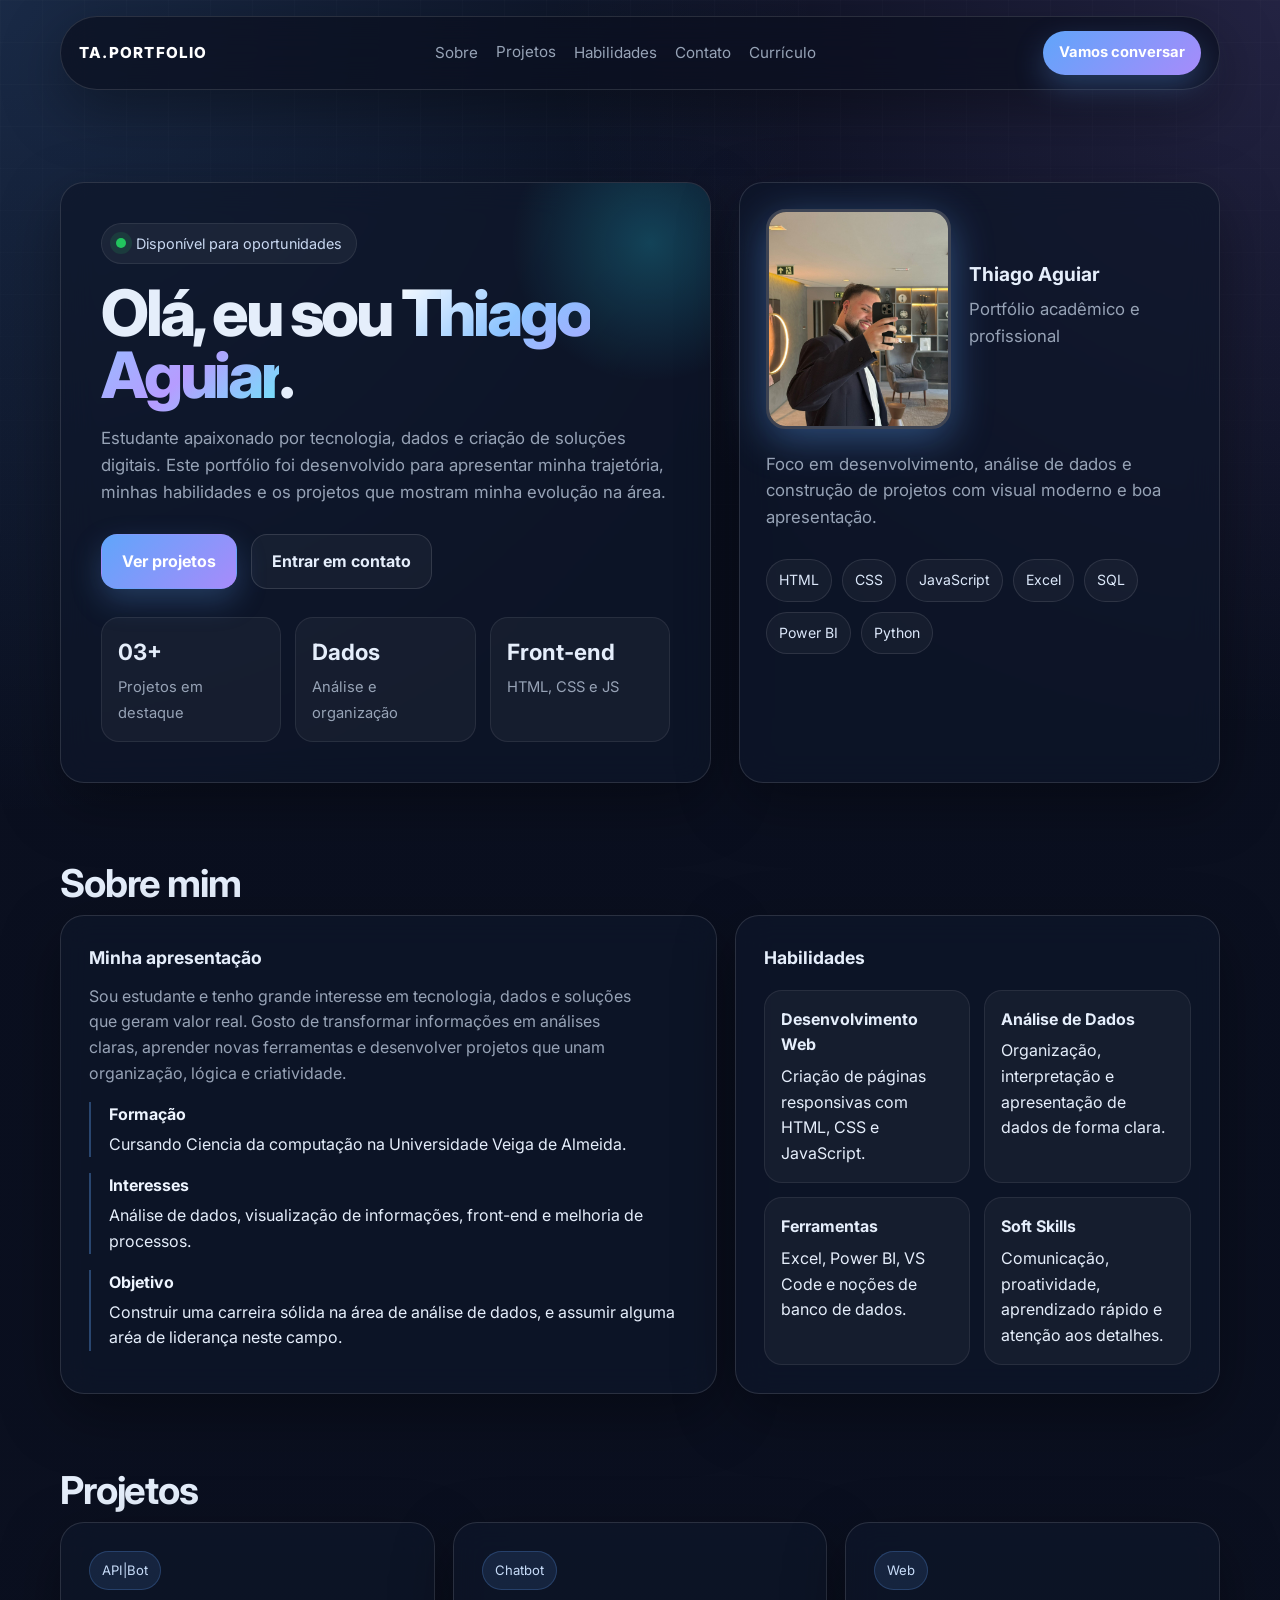
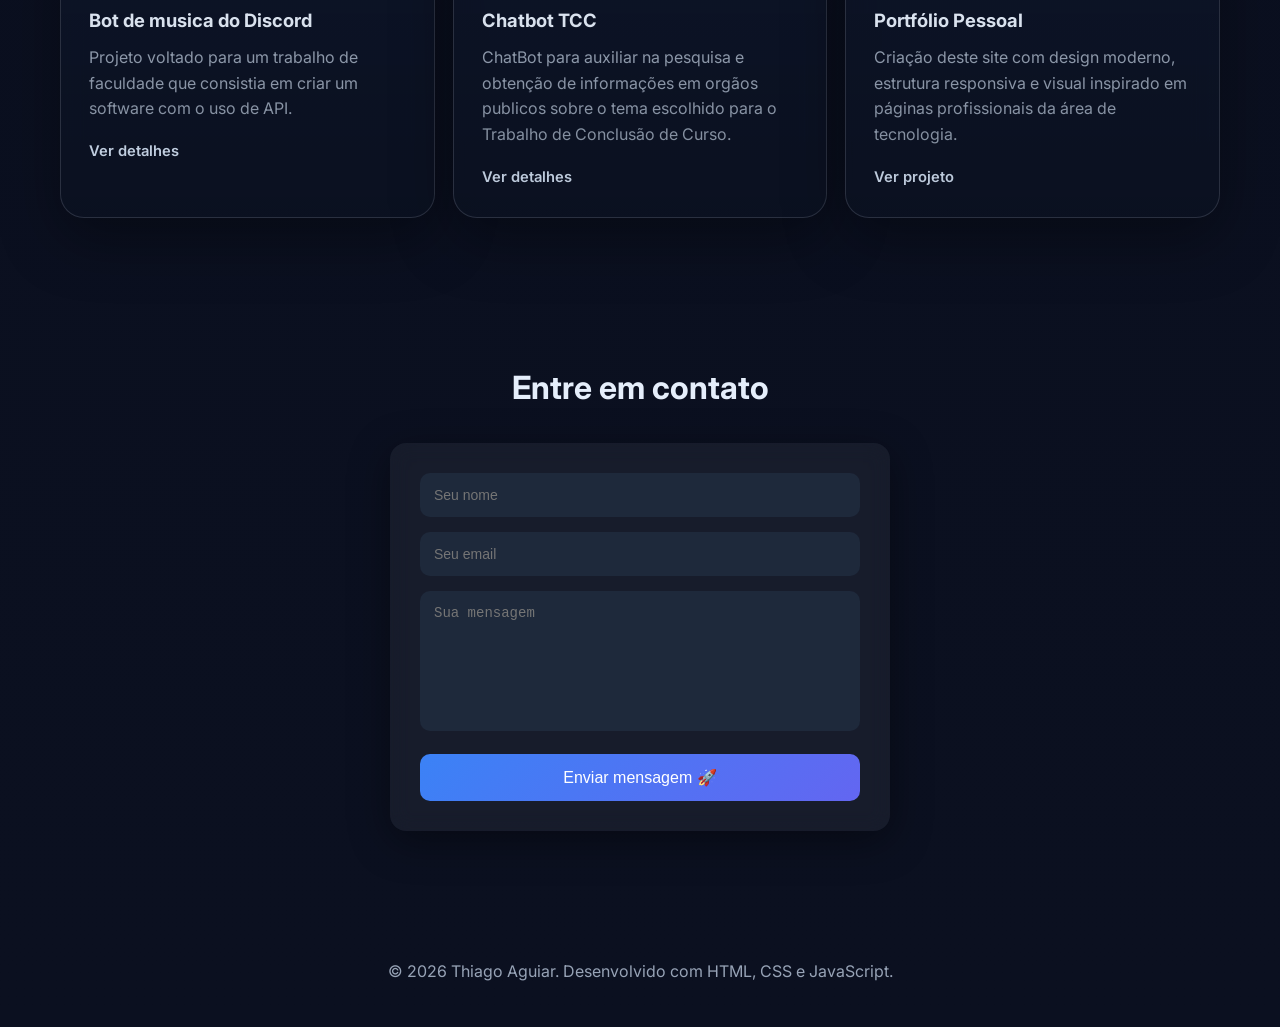
<file: portifolio/index.html>
<!DOCTYPE html>
<html lang="pt-BR">
<head>
  <meta charset="UTF-8" />
  <meta name="viewport" content="width=device-width, initial-scale=1.0" />
  <title>Thiago Aguiar | Portfólio</title>
  <link rel="preconnect" href="https://fonts.googleapis.com">
  <link rel="preconnect" href="https://fonts.gstatic.com" crossorigin>
  <link href="https://fonts.googleapis.com/css2?family=Inter:wght@400;500;600;700;800&display=swap" rel="stylesheet">
  <link rel="stylesheet" href="style.css">
</head>
<body>
  <div class="container navbar">
    <nav class="nav-wrap">
      <a href="#inicio" class="logo">TA.PORTFOLIO</a>
      <ul class="nav-links">
        <li><a href="#sobre">Sobre</a></li>
        <a href="projetos.html">Projetos</a>
        <li><a href="#habilidades">Habilidades</a></li>
        <li><a href="#contato">Contato</a></li>
        <li><a href="curriculo.html">Currículo</a></li>
      </ul>
      <a href="#contato" class="nav-cta">Vamos conversar</a>
    </nav>
  </div>

  <main>
    <section class="hero" id="inicio">
      <div class="container hero-grid">
        <div class="hero-card reveal">
          <div class="eyebrow">
            <span class="dot"></span>
            Disponível para oportunidades
          </div>
          <h1>
            Olá, eu sou <span class="gradient-text">Thiago Aguiar</span>.
          </h1>
          <p>
            Estudante apaixonado por tecnologia, dados e criação de soluções digitais. Este portfólio foi desenvolvido para apresentar minha trajetória, minhas habilidades e os projetos que mostram minha evolução na área.
          </p>
          <div class="hero-actions">
            <a href="#projetos" class="btn btn-primary">Ver projetos</a>
            <a href="#contato" class="btn btn-secondary">Entrar em contato</a>
          </div>
          <div class="hero-stats">
            <div class="stat">
              <strong>03+</strong>
              <span>Projetos em destaque</span>
            </div>
            <div class="stat">
              <strong>Dados</strong>
              <span>Análise e organização</span>
            </div>
            <div class="stat">
              <strong>Front-end</strong>
              <span>HTML, CSS e JS</span>
            </div>
          </div>
        </div>

        <div class="hero-side reveal">
          <div class="glass-card profile-card">
            <div>
              <div class="profile-top">
                <img src="images/foto.jpg" alt="Foto Thiago" class="avatar-img">
                <div>
                  <h2>Thiago Aguiar</h2>
                  <p>Portfólio acadêmico e profissional</p>
                </div>
              </div>
              <p class="small-text">
                Foco em desenvolvimento, análise de dados e construção de projetos com visual moderno e boa apresentação.
              </p>
              <div class="tech-list">
                <span class="chip">HTML</span>
                <span class="chip">CSS</span>
                <span class="chip">JavaScript</span>
                <span class="chip">Excel</span>
                <span class="chip">SQL</span>
                <span class="chip">Power BI</span>
                <span class="chip">Python</span>
              </div>
            </div>
          </div>
        </div>
      </div>
    </section>

    <section id="sobre">
      <div class="container">
        <div class="section-head reveal">
          <div>
            <h2>Sobre mim</h2>
    

        <div class="about-grid">
          <div class="card reveal">
            <h3>Minha apresentação</h3>
            <p>
              Sou estudante e tenho grande interesse em tecnologia, dados e soluções que geram valor real. Gosto de transformar informações em análises claras, aprender novas ferramentas e desenvolver projetos que unam organização, lógica e criatividade.
            </p>
            <div class="timeline">
              <div class="timeline-item">
                <strong>Formação</strong>
                <span>Cursando Ciencia da computação na Universidade Veiga de Almeida.</span>
              </div>
              <div class="timeline-item">
                <strong>Interesses</strong>
                <span>Análise de dados, visualização de informações, front-end e melhoria de processos.</span>
              </div>
              <div class="timeline-item">
                <strong>Objetivo</strong>
                <span>Construir uma carreira sólida na área de análise de dados, e assumir alguma aréa de liderança neste campo.</span>
              </div>
            </div>
          </div>

          <div class="card reveal" id="habilidades">
            <h3>Habilidades</h3>
            <div class="skills-grid">
              <div class="skill-box">
                <strong>Desenvolvimento Web</strong>
                <span>Criação de páginas responsivas com HTML, CSS e JavaScript.</span>
              </div>
              <div class="skill-box">
                <strong>Análise de Dados</strong>
                <span>Organização, interpretação e apresentação de dados de forma clara.</span>
              </div>
              <div class="skill-box">
                <strong>Ferramentas</strong>
                <span>Excel, Power BI, VS Code e noções de banco de dados.</span>
              </div>
              <div class="skill-box">
                <strong>Soft Skills</strong>
                <span>Comunicação, proatividade, aprendizado rápido e atenção aos detalhes.</span>
              </div>
            </div>
          </div>
        </div>
      </div>
    </section>

    <section id="projetos">
      <div class="container">
        <div class="section-head reveal">
          <div>
            <h2>Projetos</h2>

        <div class="projects-grid">
          <article class="card project-card reveal">
            <span class="project-tag">API|Bot</span>
            <h3>Bot de musica do Discord</h3>
            <p>
              Projeto voltado para um trabalho de faculdade que consistia em criar um software com o uso de API. 
            </p>
            <div class="project-links">
              <a href="#">Ver detalhes</a>
            </div>
          </article>

          <article class="card project-card reveal">
            <span class="project-tag">Chatbot</span>
            <h3>Chatbot TCC</h3>
            <p>
              ChatBot para auxiliar na pesquisa e obtenção de informações em orgãos publicos sobre o tema escolhido para o Trabalho de Conclusão de Curso.
            </p>
            <div class="project-links">
              <a href="#">Ver detalhes</a>
            </div>
          </article>

          <article class="card project-card reveal">
            <span class="project-tag">Web</span>
            <h3>Portfólio Pessoal</h3>
            <p>
              Criação deste site com design moderno, estrutura responsiva e visual inspirado em páginas profissionais da área de tecnologia.
            </p>
            <div class="project-links">
              <a href="#inicio">Ver projeto</a>
            </div>
          </article>
        </div>
      </div>
    </section>
<section id="contato">
  <div class="container">

    <h2 class="section-title">Entre em contato</h2>

    <form id="form-contato" class="form-contato">

      <div class="form-group">
        <input type="text" placeholder="Seu nome" required>
      </div>

      <div class="form-group">
        <input type="email" placeholder="Seu email" required>
      </div>

      <div class="form-group">
        <textarea placeholder="Sua mensagem" required></textarea>
      </div>

      <button type="submit" class="btn-enviar">Enviar mensagem 🚀</button>

      </form>

      </div>
        </section>
        
          <div div id="popup" class="popup">
           <div class="popup-content">
             <h2>✅ Mensagem enviada!</h2>
               <p>Obrigado pelo contato, responderei em breve.</p>
                <button onclick="fecharPopup()" class="btn btn-secondary">Fechar</button>
            </div>
          </div>
        <div class="contact-grid">

      </div>
    </section>
  </main>

  <footer>
    <div class="container">
      <p>© 2026 Thiago Aguiar. Desenvolvido com HTML, CSS e JavaScript.</p>
    </div>
  </footer>

  <script>
    const observer = new IntersectionObserver((entries) => {
      entries.forEach((entry) => {
        if (entry.isIntersecting) {
          entry.target.classList.add('visible');
        }
      });
    }, { threshold: 0.15 });

    document.querySelectorAll('.reveal').forEach((el) => observer.observe(el));
  </script>
  <script src="script.js"></script>

  <div id="popup" class="popup">
  <div class="popup-box">
    <h2>✅ Mensagem enviada!</h2>
    <p>Obrigado pelo contato, vou responder em breve.</p>
    <button onclick="fecharPopup()">Fechar</button>
  </div>
</div>
</body>
</html>
</file>
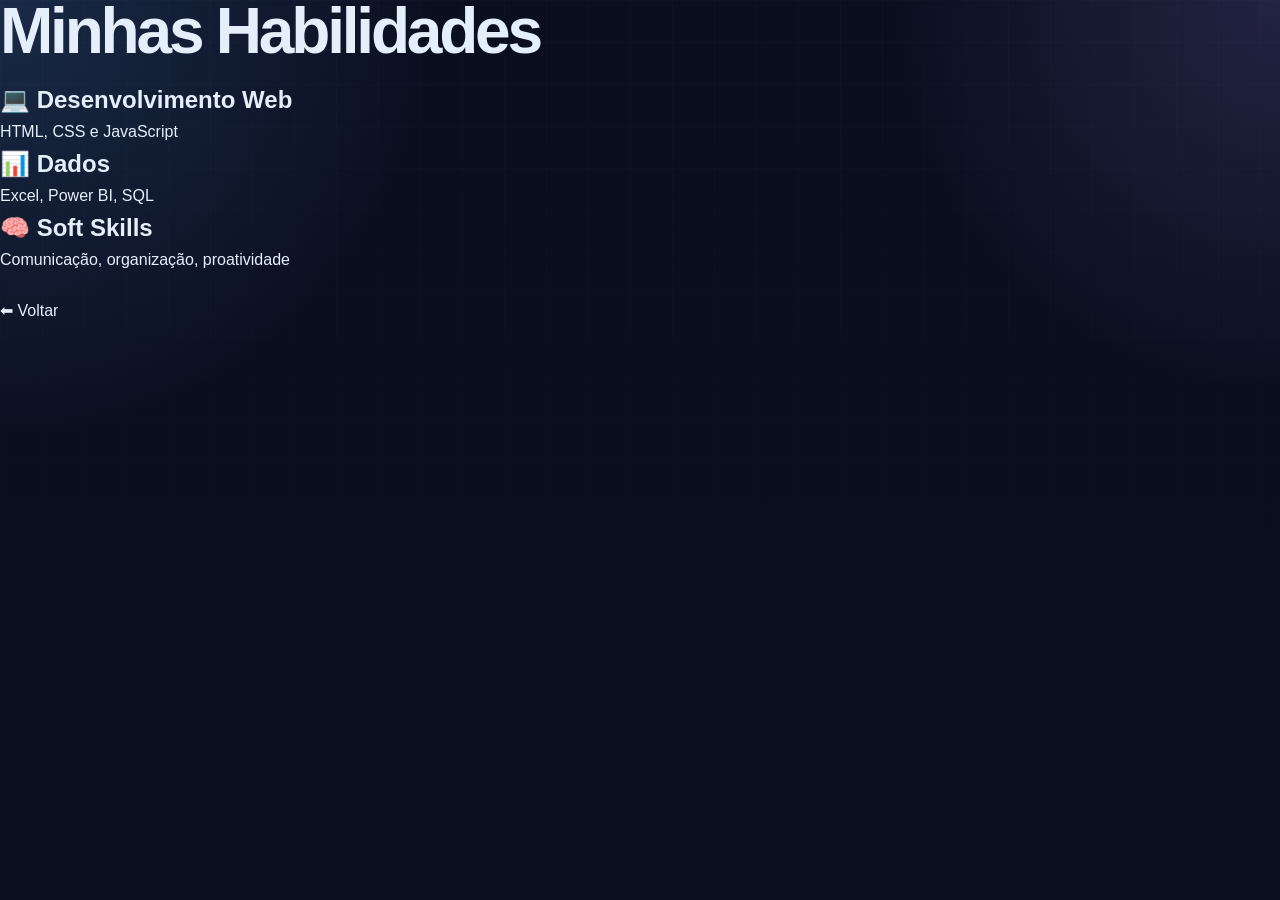
<file: portifolio/habilidades.html>
<!DOCTYPE html>
<html lang="pt-BR">
<head>
  <meta charset="UTF-8">
  <title>Habilidades</title>
  <link rel="stylesheet" href="style.css">
</head>
<body>

  <h1>Minhas Habilidades</h1>

  <div>
    <h2>💻 Desenvolvimento Web</h2>
    <p>HTML, CSS e JavaScript</p>
  </div>

  <div>
    <h2>📊 Dados</h2>
    <p>Excel, Power BI, SQL</p>
  </div>

  <div>
    <h2>🧠 Soft Skills</h2>
    <p>Comunicação, organização, proatividade</p>
  </div>

  <br>
  <a href="index.html">⬅ Voltar</a>

</body>
</html>
</file>
<file: portifolio/style.css>
.avatar-img {
  width: 220px;
  height: 220px;
  border-radius: 20px;
  object-fit: cover;
  display: block;
  margin: 0 auto;
  border: 3px solid rgba(255,255,255,0.2);
  box-shadow: 0 10px 40px rgba(96,165,250,0.4);
}
    :root {
      --bg: #0b1020;
      --bg-soft: rgba(255,255,255,0.04);
      --card: rgba(15, 23, 42, 0.72);
      --line: rgba(255,255,255,0.12);
      --text: #e5eefb;
      --muted: #97a3b6;
      --primary: #60a5fa;
      --secondary: #a78bfa;
      --accent: #22d3ee;
      --shadow: 0 20px 60px rgba(0,0,0,0.35);
      --radius: 24px;
      --radius-sm: 18px;
      --max: 1160px;
    }

    * {
      margin: 0;
      padding: 0;
      box-sizing: border-box;
    }

    html {
      scroll-behavior: smooth;
    }

    body {
      font-family: 'Inter', sans-serif;
      background:
        radial-gradient(circle at top left, rgba(96,165,250,0.18), transparent 28%),
        radial-gradient(circle at top right, rgba(167,139,250,0.16), transparent 25%),
        linear-gradient(180deg, #0a0f1f 0%, #0b1020 100%);
      color: var(--text);
      min-height: 100vh;
      line-height: 1.6;
    }

    body::before {
      content: "";
      position: fixed;
      inset: 0;
      pointer-events: none;
      background-image:
        linear-gradient(rgba(255,255,255,0.025) 1px, transparent 1px),
        linear-gradient(90deg, rgba(255,255,255,0.025) 1px, transparent 1px);
      background-size: 42px 42px;
      mask-image: linear-gradient(to bottom, rgba(0,0,0,0.7), transparent 92%);
      z-index: 0;
    }

    a {
      color: inherit;
      text-decoration: none;
    }

    .container {
      width: min(calc(100% - 32px), var(--max));
      margin: 0 auto;
      position: relative;
      z-index: 1;
    }

    .navbar {
      position: sticky;
      top: 16px;
      z-index: 20;
      margin-top: 16px;
    }

    .nav-wrap {
      display: flex;
      align-items: center;
      justify-content: space-between;
      gap: 16px;
      padding: 14px 18px;
      border: 1px solid var(--line);
      background: rgba(10, 15, 31, 0.7);
      backdrop-filter: blur(18px);
      border-radius: 999px;
      box-shadow: var(--shadow);
    }

    .logo {
      font-weight: 800;
      letter-spacing: 0.08em;
      font-size: 0.95rem;
      color: white;
    }

    .nav-links {
      display: flex;
      list-style: none;
      gap: 18px;
      flex-wrap: wrap;
    }

    .nav-links a {
      color: var(--muted);
      font-size: 0.95rem;
      transition: 0.25s ease;
    }

    .nav-links a:hover {
      color: var(--text);
    }

    .nav-cta {
      display: inline-flex;
      align-items: center;
      gap: 10px;
      padding: 10px 16px;
      border-radius: 999px;
      background: linear-gradient(135deg, var(--primary), var(--secondary));
      color: white;
      font-weight: 700;
      font-size: 0.92rem;
      box-shadow: 0 12px 30px rgba(96, 165, 250, 0.28);
    }

    .hero {
      padding: 92px 0 48px;
    }

    .hero-grid {
      display: grid;
      grid-template-columns: 1.15fr 0.85fr;
      gap: 28px;
      align-items: stretch;
    }

    .hero-card,
    .glass-card {
      background: var(--card);
      border: 1px solid var(--line);
      border-radius: var(--radius);
      backdrop-filter: blur(16px);
      box-shadow: var(--shadow);
    }

    .hero-card {
      padding: 40px;
      position: relative;
      overflow: hidden;
    }

    .hero-card::after {
      content: "";
      position: absolute;
      width: 280px;
      height: 280px;
      right: -80px;
      top: -80px;
      background: radial-gradient(circle, rgba(34,211,238,0.24), transparent 70%);
      border-radius: 50%;
      pointer-events: none;
    }

    .eyebrow {
      display: inline-flex;
      align-items: center;
      gap: 10px;
      padding: 8px 14px;
      border-radius: 999px;
      background: rgba(255,255,255,0.05);
      border: 1px solid rgba(255,255,255,0.08);
      color: #c9d8f1;
      font-size: 0.9rem;
      margin-bottom: 18px;
    }

    .dot {
      width: 10px;
      height: 10px;
      border-radius: 50%;
      background: #22c55e;
      box-shadow: 0 0 0 6px rgba(34,197,94,0.14);
    }

    h1 {
      font-size: clamp(2.7rem, 5vw, 4.8rem);
      line-height: 0.98;
      letter-spacing: -0.05em;
      margin-bottom: 18px;
      font-weight: 800;
    }

    .gradient-text {
      background: linear-gradient(135deg, #ffffff 0%, #8ec5ff 35%, #b69cff 70%, #6ee7f9 100%);
      -webkit-background-clip: text;
      -webkit-text-fill-color: transparent;
      background-clip: text;
    }

    .hero p {
      color: var(--muted);
      font-size: 1.05rem;
      max-width: 620px;
      margin-bottom: 28px;
    }

    .hero-actions {
      display: flex;
      gap: 14px;
      flex-wrap: wrap;
      margin-bottom: 28px;
    }

    .btn {
      display: inline-flex;
      align-items: center;
      justify-content: center;
      gap: 10px;
      border-radius: 16px;
      padding: 14px 20px;
      font-weight: 700;
      transition: 0.25s ease;
      border: 1px solid transparent;
    }

    .btn-primary {
      background: linear-gradient(135deg, var(--primary), var(--secondary));
      color: white;
      box-shadow: 0 12px 30px rgba(96, 165, 250, 0.25);
    }

    .btn-primary:hover,
    .nav-cta:hover {
      transform: translateY(-2px);
    }

    .btn-secondary {
      background: rgba(255,255,255,0.04);
      border-color: var(--line);
      color: var(--text);
    }

    .hero-stats {
      display: grid;
      grid-template-columns: repeat(3, 1fr);
      gap: 14px;
      margin-top: 6px;
    }

    .stat {
      padding: 16px;
      border-radius: 18px;
      background: rgba(255,255,255,0.04);
      border: 1px solid rgba(255,255,255,0.08);
    }

    .stat strong {
      display: block;
      font-size: 1.4rem;
      margin-bottom: 4px;
    }

    .stat span {
      color: var(--muted);
      font-size: 0.92rem;
    }

    .hero-side {
      display: grid;
      gap: 18px;
    }

    .profile-card {
      padding: 26px;
      display: flex;
      flex-direction: column;
      justify-content: space-between;
      min-height: 100%;
    }

    .profile-top {
      display: flex;
      align-items: center;
      gap: 18px;
      margin-bottom: 22px;
    }

    .avatar {
      width: 84px;
      height: 84px;
      border-radius: 24px;
      display: grid;
      place-items: center;
      font-weight: 800;
      font-size: 1.5rem;
      color: white;
      background: linear-gradient(135deg, #1d4ed8, #7c3aed, #0891b2);
      box-shadow: inset 0 1px 0 rgba(255,255,255,0.16);
    }

    .profile-top h2 {
      font-size: 1.2rem;
      margin-bottom: 6px;
    }

    .profile-top p,
    .small-text {
      color: var(--muted);
    }

    .tech-list {
      display: flex;
      flex-wrap: wrap;
      gap: 10px;
      margin-top: 10px;
    }

    .chip {
      padding: 9px 12px;
      border-radius: 999px;
      font-size: 0.88rem;
      color: #dce8fa;
      border: 1px solid rgba(255,255,255,0.1);
      background: rgba(255,255,255,0.04);
    }

    section {
      padding: 22px 0;
    }

    .section-head {
      display: flex;
      justify-content: space-between;
      align-items: end;
      gap: 20px;
      margin-bottom: 22px;
    }

    .section-head h2 {
      font-size: clamp(1.6rem, 3vw, 2.4rem);
      letter-spacing: -0.03em;
    }

    .section-head p {
      color: var(--muted);
      max-width: 560px;
    }

    .about-grid,
    .projects-grid,
    .contact-grid {
      display: grid;
      gap: 18px;
    }

    .about-grid {
      grid-template-columns: 1.15fr 0.85fr;
    }

    .card {
      padding: 28px;
      background: var(--card);
      border: 1px solid var(--line);
      border-radius: var(--radius);
      box-shadow: var(--shadow);
      backdrop-filter: blur(16px);
    }

    .card h3 {
      font-size: 1.1rem;
      margin-bottom: 12px;
    }

    .card p,
    .card li {
      color: var(--muted);
    }

    .timeline {
      display: grid;
      gap: 16px;
      margin-top: 16px;
    }

    .timeline-item {
      padding-left: 18px;
      border-left: 2px solid rgba(96,165,250,0.35);
    }

    .timeline-item strong {
      display: block;
      margin-bottom: 4px;
      color: #eef5ff;
    }

    .projects-grid {
      grid-template-columns: repeat(3, 1fr);
    }

    .project-card {
      position: relative;
      overflow: hidden;
    }

    .project-card::before {
      content: "";
      position: absolute;
      inset: 0;
      background: linear-gradient(180deg, transparent, rgba(0,0,0,0.16));
      pointer-events: none;
    }

    .project-tag {
      display: inline-flex;
      padding: 8px 12px;
      border-radius: 999px;
      background: rgba(96,165,250,0.12);
      border: 1px solid rgba(96,165,250,0.24);
      color: #cde2ff;
      font-size: 0.82rem;
      margin-bottom: 16px;
    }

    .project-card h3 {
      margin-bottom: 10px;
      font-size: 1.15rem;
    }

    .project-links {
      display: flex;
      gap: 10px;
      flex-wrap: wrap;
      margin-top: 18px;
    }

    .project-links a {
      color: #dbeafe;
      font-weight: 600;
      font-size: 0.92rem;
    }

    .skills-grid {
      display: grid;
      grid-template-columns: repeat(2, 1fr);
      gap: 14px;
      margin-top: 18px;
    }

    .skill-box {
      padding: 16px;
      border-radius: 18px;
      background: rgba(255,255,255,0.04);
      border: 1px solid rgba(255,255,255,0.08);
    }

    .skill-box strong {
      display: block;
      margin-bottom: 6px;
    }

    .contact-grid {
      grid-template-columns: 1fr 1fr;
    }

    .contact-list {
      display: grid;
      gap: 12px;
      margin-top: 18px;
    }

    .contact-item {
      display: flex;
      align-items: center;
      justify-content: space-between;
      gap: 12px;
      padding: 14px 16px;
      border-radius: 16px;
      background: rgba(255,255,255,0.04);
      border: 1px solid rgba(255,255,255,0.08);
    }

    footer {
      padding: 28px 0 42px;
      color: var(--muted);
      text-align: center;
    }

    .reveal {
      opacity: 0;
      transform: translateY(20px);
      transition: opacity 0.6s ease, transform 0.6s ease;
    }

    .reveal.visible {
      opacity: 1;
      transform: translateY(0);
    }

    @media (max-width: 980px) {
      .hero-grid,
      .about-grid,
      .contact-grid,
      .projects-grid {
        grid-template-columns: 1fr;
      }

      .hero-card,
      .profile-card,
      .card {
        padding: 24px;
      }

      .nav-links {
        display: none;
      }
    }

    @media (max-width: 640px) {
      .hero {
        padding-top: 72px;
      }

      h1 {
        font-size: 2.5rem;
      }

      .hero-stats,
      .skills-grid {
        grid-template-columns: 1fr;
      }

      .nav-wrap {
        border-radius: 24px;
      }

      .nav-cta {
        display: none;
      }
    }

   ;
body {
  background: blue !important;
}
#contato {
  padding: 100px 20px;
  text-align: center;
}

.section-title {
  font-size: 32px;
  margin-bottom: 30px;
}

.form-contato {
  max-width: 500px;
  margin: 0 auto;
  padding: 30px;
  border-radius: 16px;
  background: rgba(255, 255, 255, 0.05);
  backdrop-filter: blur(10px);
  box-shadow: 0 10px 40px rgba(0,0,0,0.4);
}

.form-group {
  margin-bottom: 15px;
}

.form-contato input,
.form-contato textarea {
  width: 100%;
  padding: 14px;
  border-radius: 10px;
  border: none;
  outline: none;
  background: #1e293b;
  color: white;
  font-size: 14px;
}

.form-contato textarea {
  height: 140px;
  resize: none;
}

.btn-enviar {
  width: 100%;
  padding: 14px;
  border: none;
  border-radius: 10px;
  background: linear-gradient(135deg, #3b82f6, #6366f1);
  color: white;
  font-size: 16px;
  cursor: pointer;
  transition: 0.3s;
}

.btn-enviar:hover {
  transform: scale(1.05);
  box-shadow: 0 0 20px rgba(99,102,241,0.6);
}

.popup {
  position: fixed;
  top: 0;
  left: 0;
  width: 100%;
  height: 100%;

  background: rgba(0, 0, 0, 0.6);

  display: none; /* importante */
  justify-content: center;
  align-items: center;

  z-index: 999;
}
</file>
